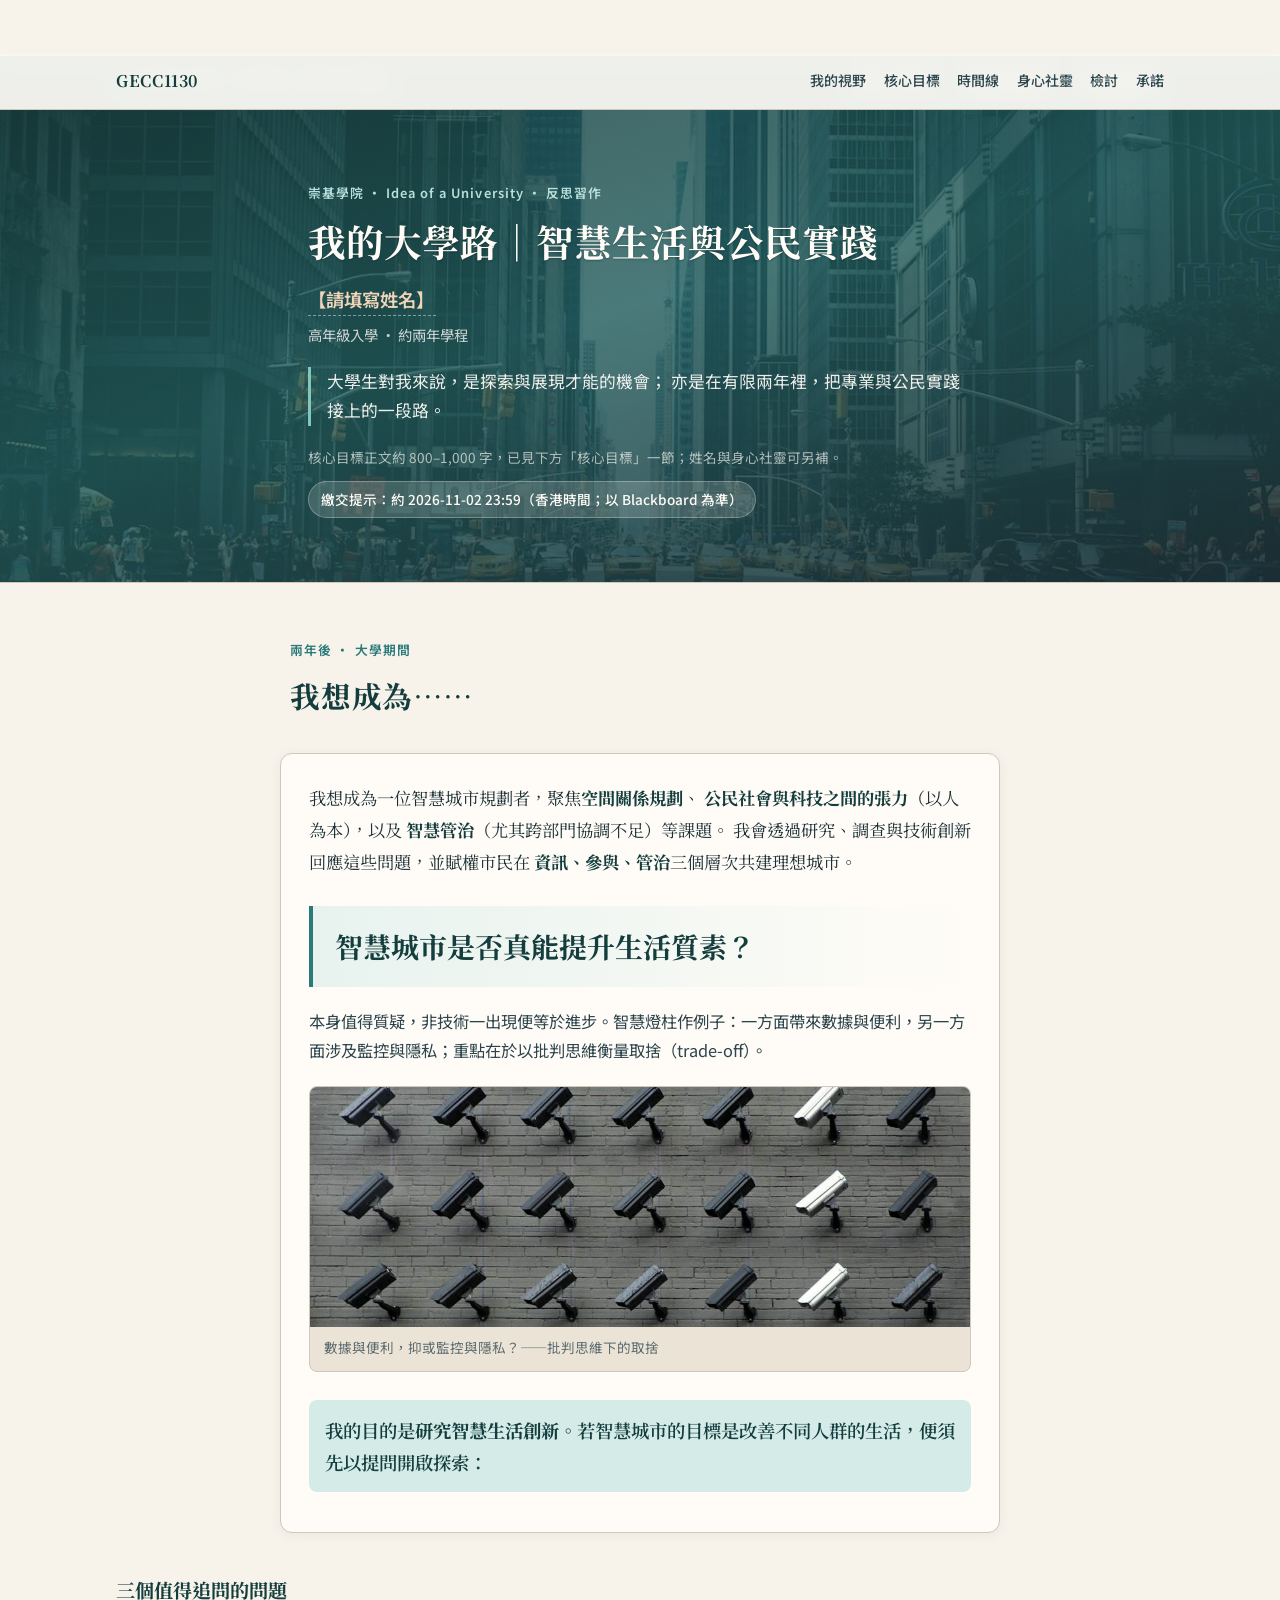
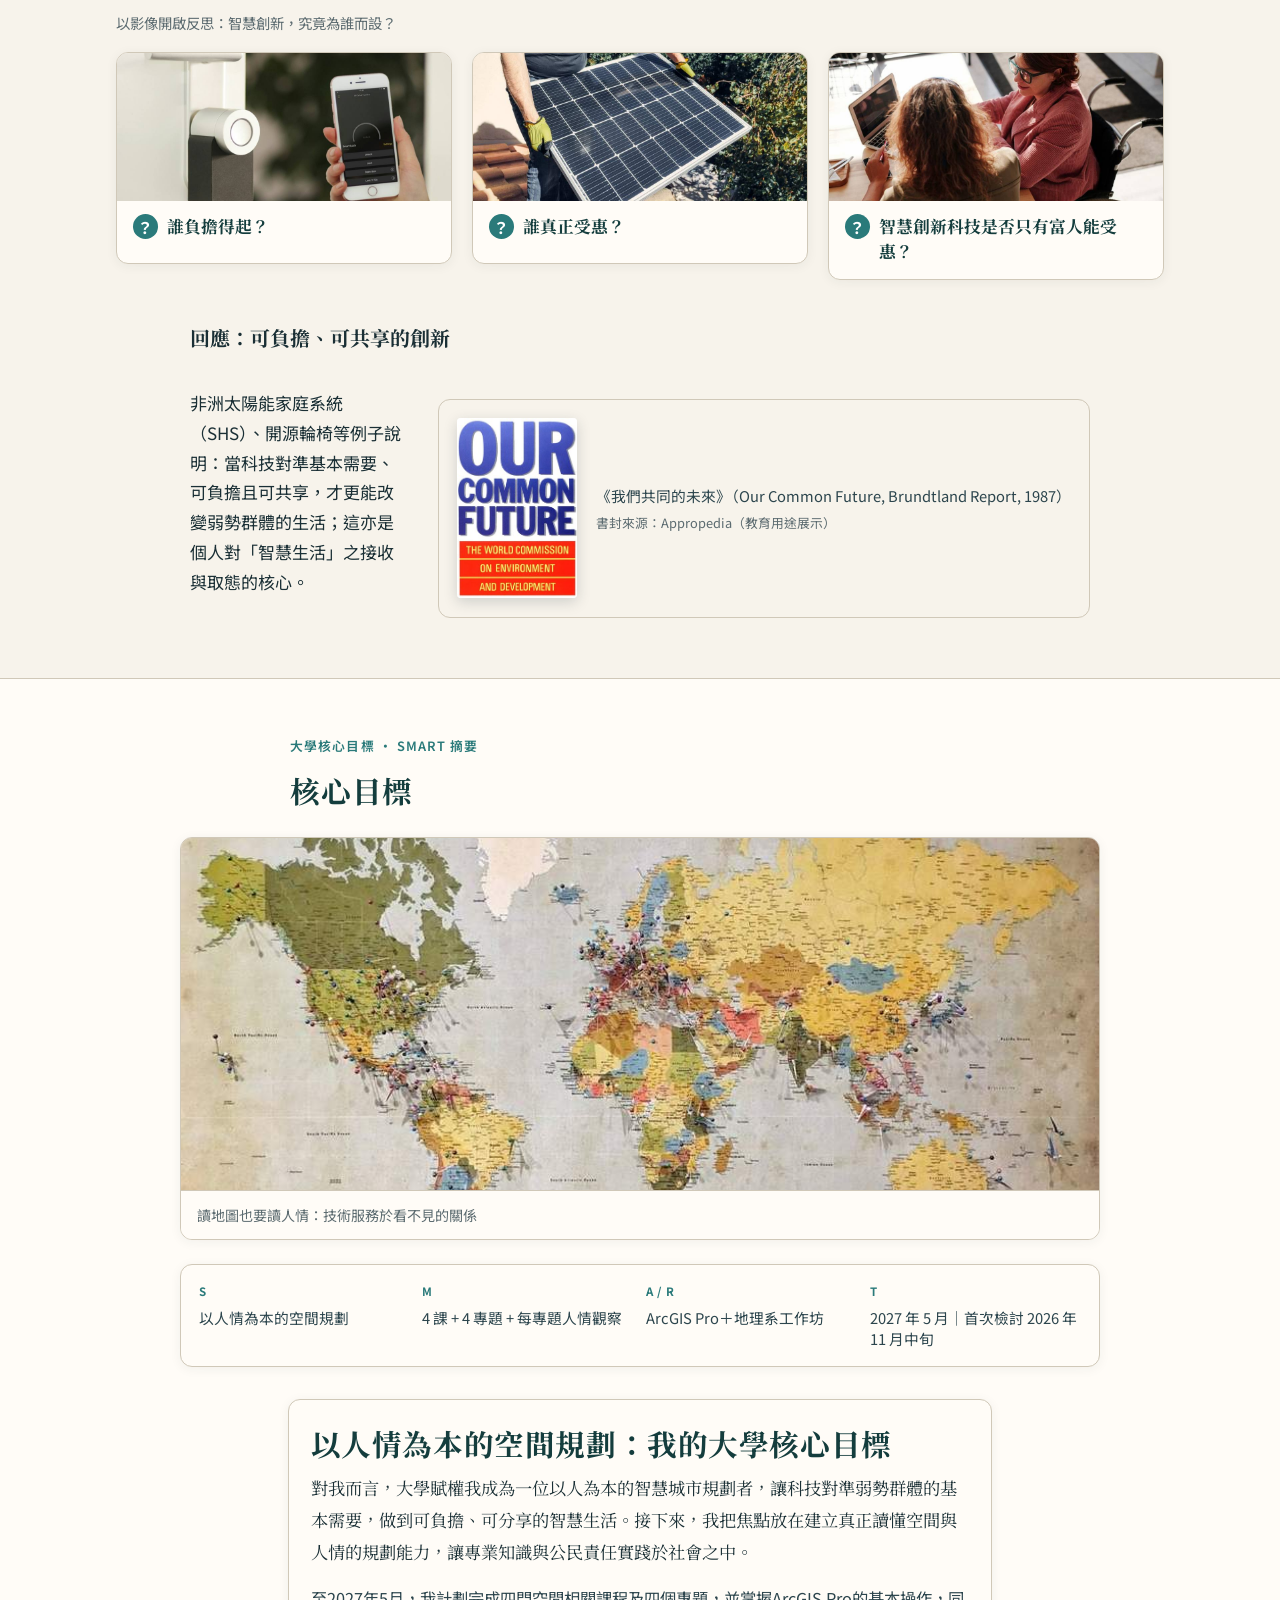
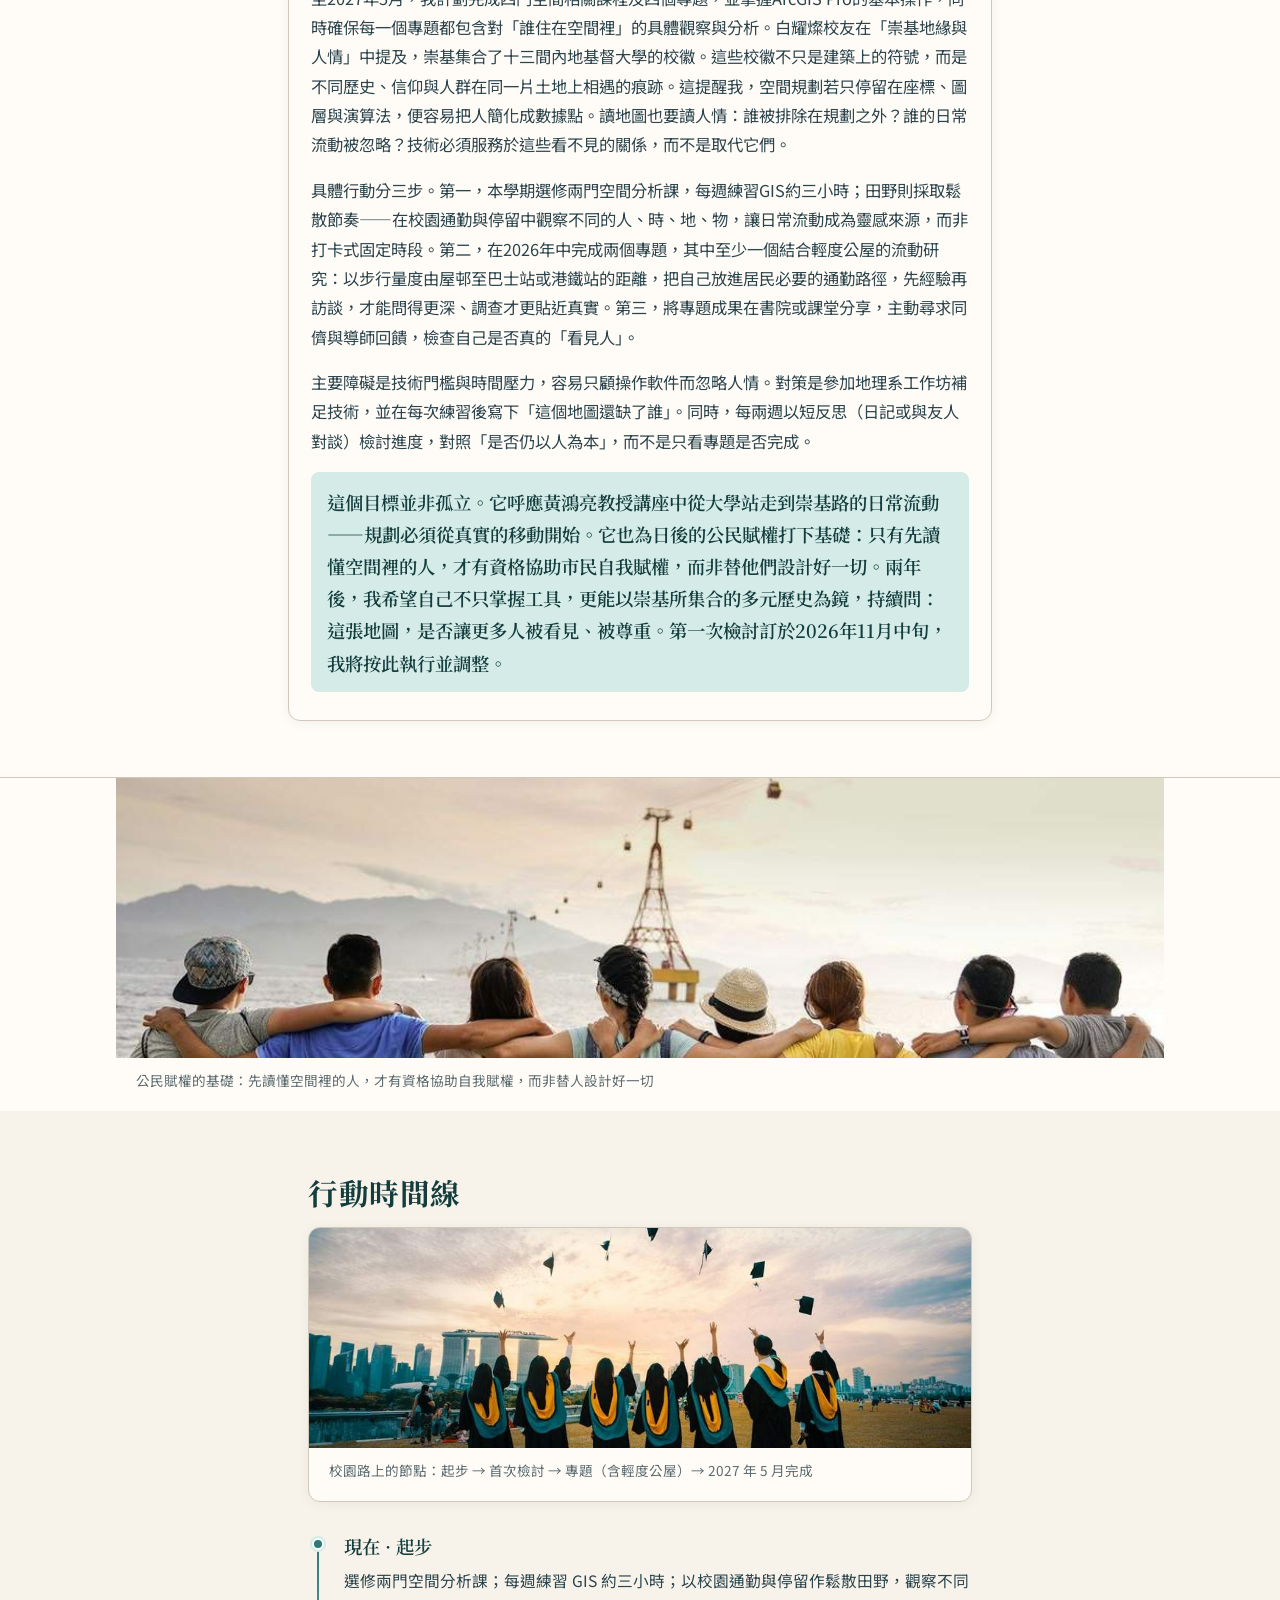
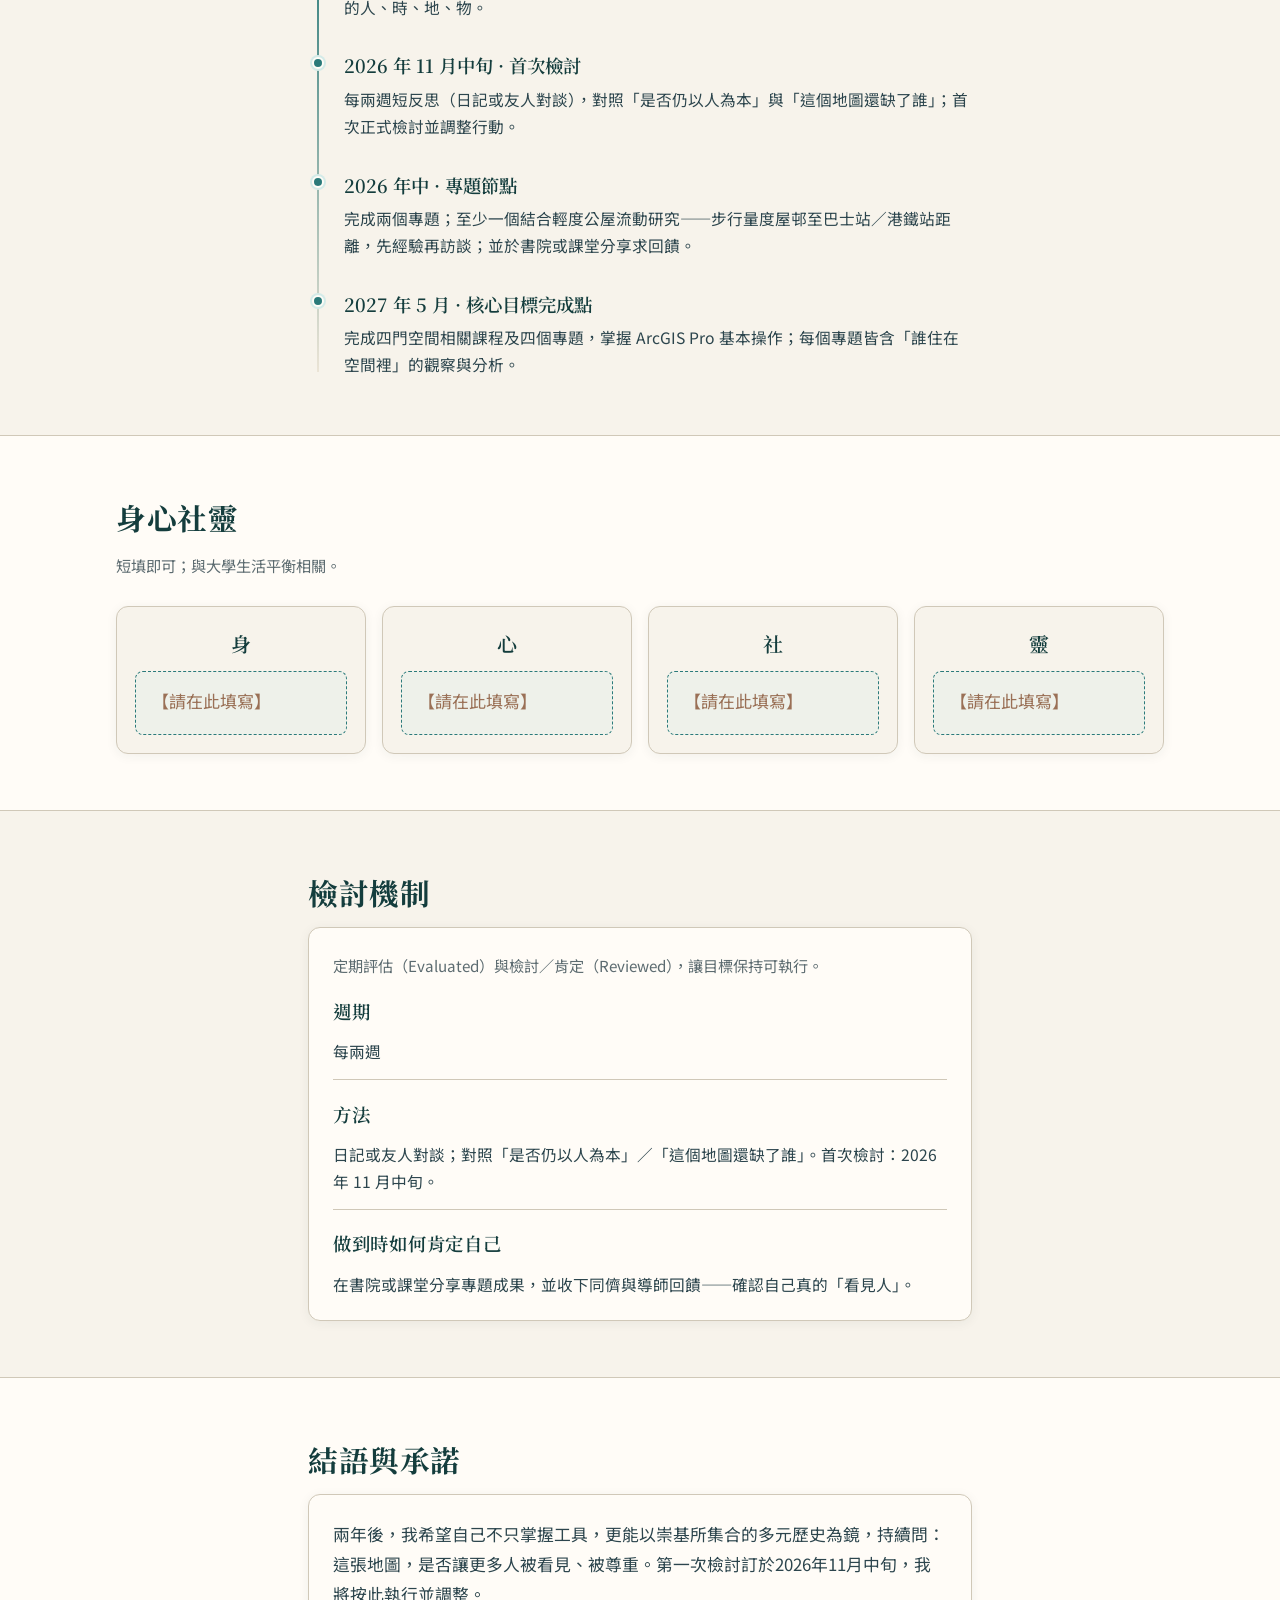
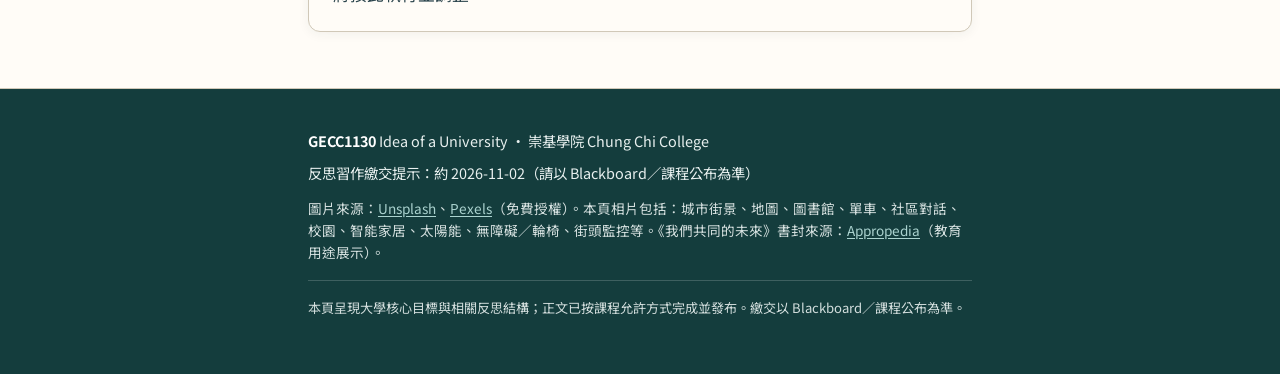
<file: index.html>
<!DOCTYPE html>
<html lang="zh-Hant">
<head>
  <meta charset="UTF-8" />
  <meta name="viewport" content="width=device-width, initial-scale=1" />
  <meta name="description" content="GECC1130 反思習作｜以人情為本的空間規劃：我的大學核心目標" />
  <meta name="theme-color" content="#143d3d" />
  <meta property="og:title" content="我的大學路｜智慧生活與公民實踐 — GECC1130" />
  <meta property="og:description" content="崇基學院 GECC1130 反思習作：以人情為本的空間規劃核心目標、願景、時間線與檢討。" />
  <meta property="og:type" content="website" />
  <meta property="og:locale" content="zh_HK" />
  <title>我的大學路｜智慧生活與公民實踐 — GECC1130</title>
  <link rel="preconnect" href="https://fonts.googleapis.com" />
  <link rel="preconnect" href="https://fonts.gstatic.com" crossorigin />
  <link href="https://fonts.googleapis.com/css2?family=Noto+Sans+TC:wght@400;500;600;700&family=Noto+Serif+TC:wght@500;600;700&display=swap" rel="stylesheet" />
  <link rel="stylesheet" href="styles.css" />
</head>
<body>
  <a class="skip-link" href="#main">跳至主要內容</a>

  <div class="draft-bar" role="region" aria-label="頁面工具列">
    <div class="draft-bar-inner">
      <p class="draft-status" id="draft-status">核心目標正文已發布；姓名與身心社靈仍可本機暫存</p>
      <div class="draft-actions">
        <button type="button" class="draft-btn" id="btn-print">列印／存 PDF</button>
        <button type="button" class="draft-btn" id="btn-copy-draft">複製可編輯欄位</button>
        <button type="button" class="draft-btn draft-btn-danger" id="btn-clear-draft">清除本機草稿</button>
      </div>
      <!-- kept for script.js compatibility -->
      <div class="draft-progress visually-hidden" aria-hidden="true">
        <span class="draft-progress-fill" id="draft-progress-fill"></span>
        <span id="draft-progress-text"></span>
      </div>
    </div>
  </div>

  <header class="site-header">
    <div class="header-inner">
      <a class="logo" href="#hero">GECC1130</a>
      <button class="nav-toggle" type="button" aria-expanded="false" aria-controls="site-nav" aria-label="開啟選單">
        <span></span><span></span><span></span>
      </button>
      <nav id="site-nav" class="site-nav" aria-label="頁面導覽">
        <a href="#vision">我的視野</a>
        <a href="#goals">核心目標</a>
        <a href="#timeline">時間線</a>
        <a href="#wellbeing">身心社靈</a>
        <a href="#review">檢討</a>
        <a href="#closing">承諾</a>
      </nav>
    </div>
  </header>

  <main id="main">
    <!-- 1. Hero -->
    <section id="hero" class="hero">
      <div class="hero-bg" role="img" aria-label="城市黃昏街景：行人與單車，象徵智慧城市與公共空間"></div>
      <div class="hero-overlay" aria-hidden="true"></div>
      <div class="container narrow hero-content">
        <p class="eyebrow">崇基學院 · Idea of a University · 反思習作</p>
        <h1>我的大學路｜智慧生活與公民實踐</h1>
        <p class="hero-name" id="student-name" contenteditable="true" role="textbox" data-placeholder="【請填寫姓名】" aria-label="姓名">【請填寫姓名】</p>
        <p class="hero-meta">高年級入學 · 約兩年學程</p>
        <p class="hero-identity">
          大學生對我來說，是探索與展現才能的機會；
          亦是在有限兩年裡，把專業與公民實踐接上的一段路。
        </p>
        <p class="fill-hint">核心目標正文約 800–1,000 字，已見下方「核心目標」一節；姓名與身心社靈可另補。</p>
        <p class="deadline-chip">繳交提示：約 <time datetime="2026-11-02">2026-11-02 23:59</time>（香港時間；以 Blackboard 為準）</p>
      </div>
    </section>

    <!-- 2. 我的視野：一體敘事，非工作紙 -->
    <section id="vision" class="section vision-essay-section">
      <div class="container">
        <header class="vision-header">
          <p class="eyebrow-dark">兩年後 · 大學期間</p>
          <h2>我想成為……</h2>
        </header>

        <div class="vision-flow">
          <article class="vision-prose">
            <p class="lead-desire">
              我想成為一位智慧城市規劃者，聚焦<strong>空間關係規劃</strong>、
              <strong>公民社會與科技之間的張力</strong>（以人為本），以及
              <strong>智慧管治</strong>（尤其跨部門協調不足）等課題。
              我會透過研究、調查與技術創新回應這些問題，並賦權市民在
              <strong>資訊、參與、管治</strong>三個層次共建理想城市。
            </p>

            <blockquote class="pull-quote" cite="#vision">
              <p>智慧城市是否真能提升生活質素？</p>
            </blockquote>

            <p class="reflection">
              本身值得質疑，非技術一出現便等於進步。智慧燈柱作例子：一方面帶來數據與便利，另一方面涉及監控與隱私；重點在於以批判思維衡量取捨（trade-off）。
            </p>

            <figure class="vision-inline-figure">
              <img src="images/street-surveillance.svg" alt="牆上排列的監控鏡頭，象徵智慧城市中數據便利與監控隱私的取捨" width="1000" height="672" loading="lazy" decoding="async" />
              <figcaption>數據與便利，抑或監控與隱私？——批判思維下的取捨</figcaption>
            </figure>

            <p class="mission-beat">
              我的目的是<strong>研究智慧生活創新</strong>。若智慧城市的目標是改善不同人群的生活，便須先以提問開啟探索：
            </p>
          </article>

          <!-- Structure: 3 questions (diagram) FIRST, then argument examples -->
          <aside class="question-gallery question-gallery-row" aria-label="三個探索提問">
            <h3 class="gallery-title">三個值得追問的問題</h3>
            <p class="gallery-lead">以影像開啟反思：智慧創新，究竟為誰而設？</p>
            <div class="q-grid">
              <figure class="q-card">
                <img src="images/luxury-smart-home.svg" alt="以手機開啟智能門鎖的奢華智慧家居場景" width="1000" height="666" loading="lazy" decoding="async" />
                <figcaption>
                  <span class="q-mark" aria-hidden="true">？</span>
                  <strong>誰負擔得起？</strong>
                </figcaption>
              </figure>
              <figure class="q-card">
                <img src="images/solar-homes.svg" alt="於屋頂安裝太陽能板的場景，象徵可負擔的能源創新" width="1000" height="750" loading="lazy" decoding="async" />
                <figcaption>
                  <span class="q-mark" aria-hidden="true">？</span>
                  <strong>誰真正受惠？</strong>
                </figcaption>
              </figure>
              <figure class="q-card">
                <img src="images/inclusive-mobility.svg" alt="坐輪椅的女性與同伴在桌前協作，象徵共融與可及的創新" width="1000" height="666" loading="lazy" decoding="async" />
                <figcaption>
                  <span class="q-mark" aria-hidden="true">？</span>
                  <strong>智慧創新科技是否只有富人能受惠？</strong>
                </figcaption>
              </figure>
            </div>
          </aside>

          <article class="vision-argument">
            <h3 class="argument-title">回應：可負擔、可共享的創新</h3>
            <div class="argument-layout">
              <div class="argument-text">
                <p class="reflection">
                  非洲太陽能家庭系統（SHS）、開源輪椅等例子說明：當科技對準基本需要、可負擔且可共享，才更能改變弱勢群體的生活；這亦是個人對「智慧生活」之接收與取態的核心。
                </p>
              </div>
              <figure class="book-figure">
                <img src="images/our-common-future-cover.svg" alt="《我們共同的未來》書封：Our Common Future, World Commission on Environment and Development" width="269" height="403" loading="lazy" decoding="async" />
                <figcaption>
                  《我們共同的未來》（Our Common Future, Brundtland Report, 1987）
                  <span class="credit">書封來源：Appropedia（教育用途展示）</span>
                </figcaption>
              </figure>
            </div>
          </article>
        </div>
      </div>
    </section>

    <!-- 3. Core Goal -->
    <section id="goals" class="section section-alt core-goal-section">
      <div class="container">
        <header class="vision-header">
          <p class="eyebrow-dark">大學核心目標 · SMART 摘要</p>
          <h2>核心目標</h2>
        </header>

        <figure class="core-goal-figure">
          <img src="images/goal-spatial.svg" alt="地圖與空間規劃示意：世界地圖俯視視角" width="1200" height="797" loading="lazy" decoding="async" />
          <figcaption>讀地圖也要讀人情：技術服務於看不見的關係</figcaption>
        </figure>

        <dl class="smart-strip" aria-label="SMART 摘要">
          <div><dt>S</dt><dd>以人情為本的空間規劃</dd></div>
          <div><dt>M</dt><dd>4 課 + 4 專題 + 每專題人情觀察</dd></div>
          <div><dt>A / R</dt><dd>ArcGIS Pro＋地理系工作坊</dd></div>
          <div><dt>T</dt><dd>2027 年 5 月｜首次檢討 2026 年 11 月中旬</dd></div>
        </dl>

        <article class="core-essay vision-prose" id="core-goal">
          <h2 class="core-essay-title">以人情為本的空間規劃：我的大學核心目標</h2>
          <p class="lead-desire">對我而言，大學賦權我成為一位以人為本的智慧城市規劃者，讓科技對準弱勢群體的基本需要，做到可負擔、可分享的智慧生活。接下來，我把焦點放在建立真正讀懂空間與人情的規劃能力，讓專業知識與公民責任實踐於社會之中。</p>
          <p class="reflection">至2027年5月，我計劃完成四門空間相關課程及四個專題，並掌握ArcGIS Pro的基本操作，同時確保每一個專題都包含對「誰住在空間裡」的具體觀察與分析。白耀燦校友在「崇基地緣與人情」中提及，崇基集合了十三間內地基督大學的校徽。這些校徽不只是建築上的符號，而是不同歷史、信仰與人群在同一片土地上相遇的痕跡。這提醒我，空間規劃若只停留在座標、圖層與演算法，便容易把人簡化成數據點。讀地圖也要讀人情：誰被排除在規劃之外？誰的日常流動被忽略？技術必須服務於這些看不見的關係，而不是取代它們。</p>
          <p class="reflection">具體行動分三步。第一，本學期選修兩門空間分析課，每週練習GIS約三小時；田野則採取鬆散節奏——在校園通勤與停留中觀察不同的人、時、地、物，讓日常流動成為靈感來源，而非打卡式固定時段。第二，在2026年中完成兩個專題，其中至少一個結合輕度公屋的流動研究：以步行量度由屋邨至巴士站或港鐵站的距離，把自己放進居民必要的通勤路徑，先經驗再訪談，才能問得更深、調查才更貼近真實。第三，將專題成果在書院或課堂分享，主動尋求同儕與導師回饋，檢查自己是否真的「看見人」。</p>
          <p class="reflection">主要障礙是技術門檻與時間壓力，容易只顧操作軟件而忽略人情。對策是參加地理系工作坊補足技術，並在每次練習後寫下「這個地圖還缺了誰」。同時，每兩週以短反思（日記或與友人對談）檢討進度，對照「是否仍以人為本」，而不是只看專題是否完成。</p>
          <p class="mission-beat">這個目標並非孤立。它呼應黃鴻亮教授講座中從大學站走到崇基路的日常流動——規劃必須從真實的移動開始。它也為日後的公民賦權打下基礎：只有先讀懂空間裡的人，才有資格協助市民自我賦權，而非替他們設計好一切。兩年後，我希望自己不只掌握工具，更能以崇基所集合的多元歷史為鏡，持續問：這張地圖，是否讓更多人被看見、被尊重。第一次檢討訂於2026年11月中旬，我將按此執行並調整。</p>
        </article>
      </div>
    </section>

    <!-- Community / service visual -->
    <section id="community" class="section section-visual" aria-label="公民與服務意象">
      <div class="container">
        <figure class="visual-strip">
          <img src="images/community.svg" alt="一群人圍坐交談，象徵社區對話與公民賦權" width="1200" height="675" loading="lazy" decoding="async" />
          <figcaption>公民賦權的基礎：先讀懂空間裡的人，才有資格協助自我賦權，而非替人設計好一切</figcaption>
        </figure>
      </div>
    </section>

    <!-- 4. Timeline -->
    <section id="timeline" class="section">
      <div class="container narrow">
        <h2>行動時間線</h2>
        <figure class="inline-figure">
          <img src="images/campus.svg" alt="大學校園步道與建築，象徵大學路上的成長節點" width="1200" height="800" loading="lazy" decoding="async" />
          <figcaption>校園路上的節點：起步 → 首次檢討 → 專題（含輕度公屋）→ 2027 年 5 月完成</figcaption>
        </figure>
        <ol class="timeline">
          <li class="timeline-item">
            <div class="timeline-dot" aria-hidden="true"></div>
            <div class="timeline-body">
              <h3>現在 · 起步</h3>
              <p class="filled-static">選修兩門空間分析課；每週練習 GIS 約三小時；以校園通勤與停留作鬆散田野，觀察不同的人、時、地、物。</p>
            </div>
          </li>
          <li class="timeline-item">
            <div class="timeline-dot" aria-hidden="true"></div>
            <div class="timeline-body">
              <h3>2026 年 11 月中旬 · 首次檢討</h3>
              <p class="filled-static">每兩週短反思（日記或友人對談），對照「是否仍以人為本」與「這個地圖還缺了誰」；首次正式檢討並調整行動。</p>
            </div>
          </li>
          <li class="timeline-item">
            <div class="timeline-dot" aria-hidden="true"></div>
            <div class="timeline-body">
              <h3>2026 年中 · 專題節點</h3>
              <p class="filled-static">完成兩個專題；至少一個結合輕度公屋流動研究——步行量度屋邨至巴士站／港鐵站距離，先經驗再訪談；並於書院或課堂分享求回饋。</p>
            </div>
          </li>
          <li class="timeline-item">
            <div class="timeline-dot" aria-hidden="true"></div>
            <div class="timeline-body">
              <h3>2027 年 5 月 · 核心目標完成點</h3>
              <p class="filled-static">完成四門空間相關課程及四個專題，掌握 ArcGIS Pro 基本操作；每個專題皆含「誰住在空間裡」的觀察與分析。</p>
            </div>
          </li>
        </ol>
      </div>
    </section>

    <!-- 5. 身心社靈 -->
    <section id="wellbeing" class="section section-alt">
      <div class="container">
        <h2>身心社靈</h2>
        <p class="section-lead">短填即可；與大學生活平衡相關。</p>
        <div class="wellbeing-grid">
          <article class="wellbeing-card">
            <h3>身</h3>
            <div class="blank-box compact" id="wb-body" contenteditable="true" role="textbox" aria-multiline="true" data-placeholder="【請在此填寫】" aria-label="身"></div>
          </article>
          <article class="wellbeing-card">
            <h3>心</h3>
            <div class="blank-box compact" id="wb-mind" contenteditable="true" role="textbox" aria-multiline="true" data-placeholder="【請在此填寫】" aria-label="心"></div>
          </article>
          <article class="wellbeing-card">
            <h3>社</h3>
            <div class="blank-box compact" id="wb-social" contenteditable="true" role="textbox" aria-multiline="true" data-placeholder="【請在此填寫】" aria-label="社"></div>
          </article>
          <article class="wellbeing-card">
            <h3>靈</h3>
            <div class="blank-box compact" id="wb-spirit" contenteditable="true" role="textbox" aria-multiline="true" data-placeholder="【請在此填寫】" aria-label="靈"></div>
          </article>
        </div>
      </div>
    </section>

    <!-- 6. Review -->
    <section id="review" class="section">
      <div class="container narrow">
        <h2>檢討機制</h2>
        <article class="panel">
          <p class="prefill muted">定期評估（Evaluated）與檢討／肯定（Reviewed），讓目標保持可執行。</p>
          <div class="review-fields review-filled">
            <div>
              <h3 class="review-label">週期</h3>
              <p class="filled-static">每兩週</p>
            </div>
            <div>
              <h3 class="review-label">方法</h3>
              <p class="filled-static">日記或友人對談；對照「是否仍以人為本」／「這個地圖還缺了誰」。首次檢討：2026 年 11 月中旬。</p>
            </div>
            <div>
              <h3 class="review-label">做到時如何肯定自己</h3>
              <p class="filled-static muted">在書院或課堂分享專題成果，並收下同儕與導師回饋——確認自己真的「看見人」。</p>
            </div>
          </div>
        </article>
      </div>
    </section>

    <!-- 7. Closing -->
    <section id="closing" class="section section-alt">
      <div class="container narrow">
        <h2>結語與承諾</h2>
        <article class="panel closing-panel">
          <h3 class="visually-hidden">我的承諾</h3>
          <p class="filled-static closing-prose">兩年後，我希望自己不只掌握工具，更能以崇基所集合的多元歷史為鏡，持續問：這張地圖，是否讓更多人被看見、被尊重。第一次檢討訂於2026年11月中旬，我將按此執行並調整。</p>
        </article>
      </div>
    </section>
  </main>

  <footer class="site-footer">
    <div class="container narrow">
      <p><strong>GECC1130</strong> Idea of a University · 崇基學院 Chung Chi College</p>
      <p>反思習作繳交提示：約 <time datetime="2026-11-02">2026-11-02</time>（請以 Blackboard／課程公布為準）</p>
      <p class="footer-credits">圖片來源：<a href="https://unsplash.com/" rel="noopener noreferrer" target="_blank">Unsplash</a>、<a href="https://www.pexels.com/" rel="noopener noreferrer" target="_blank">Pexels</a>（免費授權）。本頁相片包括：城市街景、地圖、圖書館、單車、社區對話、校園、智能家居、太陽能、無障礙／輪椅、街頭監控等。《我們共同的未來》書封來源：<a href="https://www.appropedia.org/File:OurCommonFutureBookCover.png" rel="noopener noreferrer" target="_blank">Appropedia</a>（教育用途展示）。</p>
      <p class="footer-note">本頁呈現大學核心目標與相關反思結構；正文已按課程允許方式完成並發布。繳交以 Blackboard／課程公布為準。</p>
    </div>
  </footer>

  <script src="script.js"></script>
</body>
</html>
</file>
<file: styles.css>
/* GECC1130 Reflective Portfolio — calm academic + civic */

:root {
  --ink: #1a2f35;
  --ink-soft: #2c454d;
  --teal: #1e5a5a;
  --teal-deep: #143d3d;
  --accent: #2a7a7a;
  --accent-soft: #d4ebe8;
  --cream: #f7f3eb;
  --cream-dark: #ebe4d6;
  --paper: #fffcf7;
  --line: #d0c8b8;
  --muted: #5c6b70;
  --danger-hint: #8b5a3c;
  --radius: 12px;
  --radius-sm: 8px;
  --shadow: 0 2px 12px rgba(26, 47, 53, 0.06);
  --max-text: 44rem; /* ~704px */
  --max-wide: 68rem;
  --header-h: 3.5rem;
  --font-sans: "Noto Sans TC", "PingFang TC", "Microsoft JhengHei", system-ui, sans-serif;
  --font-serif: "Noto Serif TC", "Source Han Serif TC", "Songti TC", serif;
}

*,
*::before,
*::after {
  box-sizing: border-box;
}

html {
  scroll-behavior: smooth;
  scroll-padding-top: calc(var(--header-h) + 0.75rem);
}

body {
  margin: 0;
  font-family: var(--font-sans);
  font-size: 1.0625rem;
  line-height: 1.75;
  color: var(--ink);
  background: var(--cream);
  -webkit-font-smoothing: antialiased;
}

.skip-link {
  position: absolute;
  left: -9999px;
  top: 0;
  background: var(--teal-deep);
  color: #fff;
  padding: 0.5rem 1rem;
  z-index: 100;
}

.skip-link:focus {
  left: 0.5rem;
  top: 0.5rem;
}

.visually-hidden {
  position: absolute;
  width: 1px;
  height: 1px;
  padding: 0;
  margin: -1px;
  overflow: hidden;
  clip: rect(0, 0, 0, 0);
  border: 0;
}

/* Header */
.site-header {
  position: sticky;
  top: 0;
  z-index: 50;
  height: var(--header-h);
  background: rgba(255, 252, 247, 0.92);
  backdrop-filter: blur(10px);
  border-bottom: 1px solid var(--line);
}

.header-inner {
  max-width: var(--max-wide);
  margin: 0 auto;
  padding: 0 1.25rem;
  height: 100%;
  display: flex;
  align-items: center;
  justify-content: space-between;
  gap: 1rem;
  position: relative;
}

.logo {
  font-family: var(--font-serif);
  font-weight: 700;
  font-size: 1rem;
  color: var(--teal-deep);
  text-decoration: none;
  letter-spacing: 0.04em;
}

.site-nav {
  display: flex;
  flex-wrap: wrap;
  gap: 0.15rem 1.1rem;
}

.site-nav a {
  color: var(--ink-soft);
  text-decoration: none;
  font-size: 0.875rem;
  font-weight: 500;
  padding: 0.25rem 0;
  border-bottom: 2px solid transparent;
  transition: color 0.15s, border-color 0.15s;
}

.site-nav a:hover,
.site-nav a:focus-visible {
  color: var(--accent);
  border-bottom-color: var(--accent);
  outline: none;
}

.nav-toggle {
  display: none;
  flex-direction: column;
  justify-content: center;
  gap: 5px;
  width: 2.5rem;
  height: 2.5rem;
  padding: 0.5rem;
  border: 1px solid var(--line);
  border-radius: var(--radius-sm);
  background: var(--paper);
  cursor: pointer;
}

.nav-toggle span {
  display: block;
  height: 2px;
  background: var(--ink);
  border-radius: 1px;
}

/* Layout */
.container {
  max-width: var(--max-wide);
  margin: 0 auto;
  padding: 0 1.25rem;
}

.container.narrow {
  max-width: var(--max-text);
}

.section {
  padding: 3.5rem 0;
}

.section-alt {
  background: var(--paper);
  border-block: 1px solid var(--line);
}

.section h2 {
  font-family: var(--font-serif);
  font-size: clamp(1.5rem, 2.5vw, 1.85rem);
  font-weight: 700;
  color: var(--teal-deep);
  margin: 0 0 0.5rem;
  letter-spacing: 0.02em;
}

.section-lead {
  color: var(--muted);
  margin: 0 0 1.75rem;
  font-size: 0.95rem;
}

/* Hero */
.hero {
  position: relative;
  isolation: isolate;
  padding: 4.5rem 0 4rem;
  border-bottom: 1px solid var(--line);
  overflow: hidden;
  min-height: 22rem;
  display: flex;
  align-items: center;
}

.hero-bg {
  position: absolute;
  inset: 0;
  z-index: -2;
  background-image: url("images/hero-city.svg");
  background-size: cover;
  background-position: center 40%;
  background-repeat: no-repeat;
}

.hero-overlay {
  position: absolute;
  inset: 0;
  z-index: -1;
  background:
    linear-gradient(
      165deg,
      rgba(20, 61, 61, 0.82) 0%,
      rgba(30, 90, 90, 0.78) 45%,
      rgba(26, 47, 53, 0.88) 100%
    );
}

.hero-content {
  position: relative;
  z-index: 1;
}

.eyebrow {
  font-size: 0.8rem;
  font-weight: 600;
  letter-spacing: 0.08em;
  color: #b8e0dc;
  text-transform: none;
  margin: 0 0 0.75rem;
}

.hero h1 {
  font-family: var(--font-serif);
  font-size: clamp(1.75rem, 4vw, 2.35rem);
  font-weight: 700;
  line-height: 1.35;
  color: #fffcf7;
  margin: 0 0 1rem;
  text-shadow: 0 1px 2px rgba(0, 0, 0, 0.25);
}

.hero-name {
  font-size: 1.15rem;
  font-weight: 600;
  color: #f0d5b8;
  margin: 0 0 0.35rem;
}

.hero-meta {
  font-size: 0.9rem;
  color: rgba(255, 252, 247, 0.78);
  margin: 0 0 1.25rem;
}

.hero-identity {
  font-size: 1.05rem;
  color: rgba(255, 252, 247, 0.92);
  border-left: 3px solid #7ec8c0;
  padding-left: 1rem;
  margin: 0 0 1.25rem;
}

.fill-hint {
  font-size: 0.85rem;
  color: rgba(255, 252, 247, 0.65);
  margin: 0;
}


/* Vision essay — personal expression (not worksheet) */
.eyebrow-dark {
  font-size: 0.8rem;
  font-weight: 600;
  letter-spacing: 0.08em;
  color: var(--accent);
  margin: 0 0 0.5rem;
}

.vision-header {
  max-width: var(--max-text);
  margin: 0 auto 2rem;
  padding: 0 0.15rem;
}

.vision-header h2 {
  margin-bottom: 0;
}

.vision-layout {
  display: grid;
  grid-template-columns: minmax(0, 1.35fr) minmax(0, 0.9fr);
  gap: 2.25rem 2.5rem;
  align-items: start;
}

.vision-prose {
  background: var(--paper);
  border: 1px solid var(--line);
  border-radius: var(--radius);
  padding: 1.75rem 1.75rem 1.5rem;
  box-shadow: var(--shadow);
}

.vision-prose .lead-desire {
  font-family: var(--font-serif);
  font-size: 1.08rem;
  line-height: 1.85;
  color: var(--ink);
  margin: 0 0 1.5rem;
}

.vision-prose .lead-desire strong {
  color: var(--teal-deep);
  font-weight: 700;
}

.pull-quote {
  margin: 1.75rem 0 1.25rem;
  padding: 1.25rem 1.35rem;
  border-left: 4px solid var(--accent);
  background: linear-gradient(90deg, rgba(212, 235, 232, 0.55), transparent);
  border-radius: 0 var(--radius-sm) var(--radius-sm) 0;
}

.pull-quote p {
  font-family: var(--font-serif);
  font-size: clamp(1.35rem, 2.8vw, 1.75rem);
  font-weight: 700;
  line-height: 1.45;
  color: var(--teal-deep);
  margin: 0;
}

.vision-prose .reflection {
  margin: 0 0 1.25rem;
  color: var(--ink-soft);
  font-size: 1.02rem;
  line-height: 1.8;
}

.vision-prose .mission-beat {
  margin: 1.75rem 0 1rem;
  padding: 0.85rem 1rem;
  font-family: var(--font-serif);
  font-size: 1.15rem;
  font-weight: 600;
  color: var(--teal-deep);
  background: var(--accent-soft);
  border-radius: var(--radius-sm);
}

.vision-prose .mission-beat strong {
  font-weight: 700;
}

.vision-inline-figure {
  margin: 1.25rem 0 1.5rem;
  border-radius: var(--radius-sm);
  overflow: hidden;
  border: 1px solid var(--line);
  background: var(--cream-dark);
}

.vision-inline-figure img {
  display: block;
  width: 100%;
  max-height: 240px;
  object-fit: cover;
  object-position: center;
}

.vision-inline-figure figcaption {
  font-size: 0.85rem;
  color: var(--muted);
  padding: 0.65rem 0.9rem 0.85rem;
  margin: 0;
  line-height: 1.5;
}

.book-figure {
  display: flex;
  flex-wrap: wrap;
  align-items: center;
  gap: 1.15rem;
  margin: 1.75rem 0 0.25rem;
  padding: 1.15rem;
  border: 1px solid var(--line);
  border-radius: var(--radius);
  background: var(--cream);
}

.book-figure img {
  width: 120px;
  height: auto;
  flex-shrink: 0;
  border-radius: 4px;
  box-shadow: 0 4px 14px rgba(26, 47, 53, 0.18);
  background: #fff;
}

.book-figure figcaption {
  flex: 1;
  min-width: 12rem;
  margin: 0;
  font-size: 0.92rem;
  line-height: 1.6;
  color: var(--ink-soft);
}

.book-figure .credit {
  display: block;
  margin-top: 0.35rem;
  font-size: 0.8rem;
  color: var(--muted);
}

.question-gallery {
  position: sticky;
  top: calc(var(--header-h) + 0.75rem);
}

.gallery-title {
  font-family: var(--font-serif);
  font-size: 1.2rem;
  font-weight: 700;
  color: var(--teal-deep);
  margin: 0 0 0.35rem;
}

.gallery-lead {
  margin: 0 0 1.1rem;
  font-size: 0.9rem;
  color: var(--muted);
  line-height: 1.55;
}

.q-card {
  margin: 0 0 1rem;
  border-radius: var(--radius);
  overflow: hidden;
  border: 1px solid var(--line);
  background: var(--paper);
  box-shadow: var(--shadow);
}

.q-card:last-child {
  margin-bottom: 0;
}

.q-card img {
  display: block;
  width: 100%;
  height: 148px;
  object-fit: cover;
  object-position: center;
}

.q-card figcaption {
  display: flex;
  align-items: flex-start;
  gap: 0.55rem;
  margin: 0;
  padding: 0.85rem 1rem 1rem;
  font-family: var(--font-serif);
  font-size: 1.05rem;
  line-height: 1.45;
  color: var(--teal-deep);
}

.q-card figcaption strong {
  font-weight: 700;
}

.q-mark {
  flex-shrink: 0;
  display: inline-flex;
  align-items: center;
  justify-content: center;
  width: 1.55rem;
  height: 1.55rem;
  border-radius: 50%;
  background: var(--accent);
  color: #fff;
  font-family: var(--font-sans);
  font-size: 1rem;
  font-weight: 700;
  line-height: 1;
}

@media (max-width: 900px) {
  .vision-layout {
    grid-template-columns: 1fr;
  }

  .question-gallery {
    position: static;
  }

  .q-card img {
    height: 180px;
  }
}

@media print {
  .vision-inline-figure,
  .question-gallery,
  .book-figure img {
    display: none !important;
  }

  .book-figure {
    border: none;
    padding: 0;
    background: transparent;
  }
}

/* Goal card images */
.goal-media {
  margin: 0;
  width: 100%;
  height: 180px;
  overflow: hidden;
  background: var(--cream-dark);
}

.goal-media img {
  display: block;
  width: 100%;
  height: 100%;
  object-fit: cover;
  object-position: center;
}

.goal-card > .goal-header,
.goal-card > .smart-list,
.goal-card > .link-box,
.goal-card > .blank-label,
.goal-card > .blank-box {
  margin-left: 1.25rem;
  margin-right: 1.25rem;
}

.goal-card > .goal-header {
  margin-top: 1.1rem;
}

.goal-card > .blank-box:last-child {
  margin-bottom: 1.25rem;
}

.goal-card > .blank-label {
  margin-top: 0.35rem;
}

/* Visual strips */
.section-visual {
  padding: 0;
  background: var(--paper);
}

.visual-strip {
  margin: 0;
  border-radius: 0;
  overflow: hidden;
}

.visual-strip img {
  display: block;
  width: 100%;
  max-height: 280px;
  object-fit: cover;
  object-position: center 40%;
}

.visual-strip figcaption,
.inline-figure figcaption {
  font-size: 0.85rem;
  color: var(--muted);
  padding: 0.75rem 1.25rem 1.25rem;
  margin: 0;
  line-height: 1.55;
}

.inline-figure {
  margin: 0 0 1.75rem;
  border-radius: var(--radius);
  overflow: hidden;
  border: 1px solid var(--line);
  background: var(--paper);
  box-shadow: var(--shadow);
}

.inline-figure img {
  display: block;
  width: 100%;
  max-height: 220px;
  object-fit: cover;
  object-position: center;
}

.footer-credits {
  margin-top: 0.75rem !important;
  font-size: 0.85rem;
  opacity: 0.92;
}

.footer-credits a {
  color: #b8e0dc;
  text-decoration: underline;
  text-underline-offset: 2px;
}

.footer-credits a:hover,
.footer-credits a:focus-visible {
  color: #fff;
}

/* Panels & cards */
.panel {
  background: var(--paper);
  border: 1px solid var(--line);
  border-radius: var(--radius);
  padding: 1.5rem 1.5rem 1.35rem;
  box-shadow: var(--shadow);
  margin-bottom: 1.25rem;
}

.panel:last-child {
  margin-bottom: 0;
}

.panel h3,
.goal-card h3,
.wellbeing-card h3,
.timeline-body h3 {
  font-family: var(--font-serif);
  font-size: 1.15rem;
  font-weight: 600;
  color: var(--teal-deep);
  margin: 0 0 0.75rem;
}

.tag {
  display: inline-block;
  font-family: var(--font-sans);
  font-size: 0.7rem;
  font-weight: 600;
  vertical-align: middle;
  margin-left: 0.4rem;
  padding: 0.15rem 0.5rem;
  border-radius: 999px;
  background: var(--accent-soft);
  color: var(--teal);
}

.prefill {
  margin: 0 0 1rem;
  color: var(--ink-soft);
}

.prefill.muted,
.muted {
  color: var(--muted);
  font-size: 0.95rem;
}

.prefill strong {
  color: var(--ink);
  font-weight: 600;
}

/* Editable blanks */
.blank-label {
  display: block;
  font-size: 0.8rem;
  font-weight: 600;
  color: var(--teal);
  margin: 0.75rem 0 0.35rem;
  letter-spacing: 0.03em;
}

.blank-box {
  min-height: 5.5rem;
  padding: 0.85rem 1rem;
  border: 1.5px dashed var(--accent);
  border-radius: var(--radius-sm);
  background: rgba(212, 235, 232, 0.25);
  color: var(--ink);
  outline: none;
  transition: border-color 0.15s, background 0.15s, box-shadow 0.15s;
}

.blank-box.compact {
  min-height: 4rem;
}

.blank-box.tall {
  min-height: 8rem;
}

.blank-box:empty::before {
  content: attr(data-placeholder);
  color: var(--danger-hint);
  opacity: 0.85;
  pointer-events: none;
}

.blank-box:focus {
  border-style: solid;
  border-color: var(--accent);
  background: #fff;
  box-shadow: 0 0 0 3px rgba(42, 122, 122, 0.2);
}

/* Goals */
.goal-grid {
  display: grid;
  grid-template-columns: repeat(3, 1fr);
  gap: 1.25rem;
}

.goal-card {
  background: var(--cream);
  border: 1px solid var(--line);
  border-radius: var(--radius);
  padding: 0;
  box-shadow: var(--shadow);
  display: flex;
  flex-direction: column;
  gap: 0.75rem;
  overflow: hidden;
}

.goal-header {
  display: flex;
  flex-direction: column;
  gap: 0.25rem;
}

.goal-num {
  font-size: 0.75rem;
  font-weight: 700;
  letter-spacing: 0.06em;
  color: var(--accent);
  text-transform: uppercase;
}

.goal-card h3 {
  margin: 0;
}

.smart-list {
  margin: 0;
  padding: 0.75rem 0;
  border-top: 1px solid var(--line);
  border-bottom: 1px solid var(--line);
  display: flex;
  flex-direction: column;
  gap: 0.45rem;
}

.smart-list > div {
  display: grid;
  grid-template-columns: 3.2rem 1fr;
  gap: 0.5rem;
  align-items: start;
  font-size: 0.92rem;
}

.smart-list dt {
  font-weight: 700;
  color: var(--teal);
  margin: 0;
}

.smart-list dd {
  margin: 0;
  color: var(--ink-soft);
}

.link-box {
  background: var(--paper);
  border-radius: var(--radius-sm);
  padding: 0.85rem 0.9rem;
  border: 1px solid var(--cream-dark);
}

.link-box h4 {
  margin: 0 0 0.4rem;
  font-size: 0.8rem;
  font-weight: 700;
  color: var(--teal-deep);
  letter-spacing: 0.04em;
}

.link-prompt {
  margin: 0 0 0.65rem;
  font-size: 0.88rem;
  color: var(--ink-soft);
  line-height: 1.6;
}

/* Timeline */
.timeline {
  list-style: none;
  margin: 1.5rem 0 0;
  padding: 0;
  position: relative;
}

.timeline::before {
  content: "";
  position: absolute;
  left: 0.55rem;
  top: 0.4rem;
  bottom: 0.4rem;
  width: 2px;
  background: linear-gradient(to bottom, var(--accent), var(--cream-dark));
}

.timeline-item {
  position: relative;
  padding-left: 2.25rem;
  margin-bottom: 1.75rem;
}

.timeline-item:last-child {
  margin-bottom: 0;
}

.timeline-dot {
  position: absolute;
  left: 0.25rem;
  top: 0.45rem;
  width: 0.75rem;
  height: 0.75rem;
  border-radius: 50%;
  background: var(--accent);
  border: 2px solid var(--paper);
  box-shadow: 0 0 0 2px var(--accent-soft);
}

.timeline-body h3 {
  margin-bottom: 0.35rem;
}

/* Wellbeing */
.wellbeing-grid {
  display: grid;
  grid-template-columns: repeat(4, 1fr);
  gap: 1rem;
}

.wellbeing-card {
  background: var(--cream);
  border: 1px solid var(--line);
  border-radius: var(--radius);
  padding: 1.15rem;
  box-shadow: var(--shadow);
}

.wellbeing-card h3 {
  text-align: center;
  font-size: 1.25rem;
  margin-bottom: 0.65rem;
}

.review-fields {
  display: flex;
  flex-direction: column;
  gap: 0.25rem;
}

.closing-panel .blank-box.tall {
  margin-top: 0.25rem;
}

/* Footer */
.site-footer {
  padding: 2.5rem 0 3rem;
  background: var(--teal-deep);
  color: #e8f0ef;
  font-size: 0.9rem;
  line-height: 1.65;
}

.site-footer p {
  margin: 0 0 0.5rem;
}

.site-footer strong {
  color: #fff;
}

.footer-note {
  margin-top: 1rem !important;
  padding-top: 1rem;
  border-top: 1px solid rgba(255, 255, 255, 0.2);
  font-size: 0.82rem;
  opacity: 0.9;
}

/* Responsive */
@media (max-width: 960px) {
  .goal-grid {
    grid-template-columns: 1fr;
  }

  .wellbeing-grid {
    grid-template-columns: repeat(2, 1fr);
  }
}

@media (max-width: 720px) {
  .nav-toggle {
    display: flex;
  }

  .site-nav {
    display: none;
    position: absolute;
    top: var(--header-h);
    left: 0;
    right: 0;
    flex-direction: column;
    gap: 0;
    background: var(--paper);
    border-bottom: 1px solid var(--line);
    padding: 0.5rem 1.25rem 1rem;
    box-shadow: var(--shadow);
  }

  .site-nav.is-open {
    display: flex;
  }

  .site-nav a {
    padding: 0.65rem 0;
    border-bottom: 1px solid var(--cream-dark);
  }

  .hero {
    padding: 2.75rem 0 2.5rem;
  }

  .section {
    padding: 2.5rem 0;
  }

  .wellbeing-grid {
    grid-template-columns: 1fr;
  }
}

/* Print */
@media print {
  .site-header,
  .nav-toggle,
  .skip-link {
    display: none !important;
  }

  html {
    scroll-padding-top: 0;
  }

  body {
    background: #fff;
    color: #000;
    font-size: 11pt;
  }

  .hero,
  .section-alt,
  .site-footer {
    background: #fff !important;
    border-color: #ccc;
  }

  .site-footer {
    color: #333;
  }

  .blank-box {
    border: 1px solid #999;
    background: #fafafa;
    min-height: 3rem;
  }

  .blank-box:empty::before {
    color: #666;
  }

  .goal-grid {
    grid-template-columns: 1fr;
    gap: 1rem;
  }

  .goal-card,
  .panel,
  .wellbeing-card {
    box-shadow: none;
    break-inside: avoid;
  }

  .section {
    padding: 1.25rem 0;
  }

  a {
    color: inherit;
    text-decoration: none;
  }

  .hero-bg,
  .hero-overlay,
  .goal-media,
  .section-visual,
  .inline-figure {
    display: none !important;
  }

  .hero {
    min-height: 0;
    padding: 1.5rem 0;
    background: #fff !important;
  }

  .hero h1,
  .eyebrow,
  .hero-name,
  .hero-meta,
  .hero-identity,
  .fill-hint {
    color: #000 !important;
    text-shadow: none !important;
  }

  .hero-identity {
    border-left-color: #333;
  }

  .goal-card > .goal-header,
  .goal-card > .smart-list,
  .goal-card > .link-box,
  .goal-card > .blank-label,
  .goal-card > .blank-box {
    margin-left: 0.75rem;
    margin-right: 0.75rem;
  }
}

.blank-box.filled {
  border-style: solid;
  background: #fff;
  color: inherit;
  min-height: auto;
}
.blank-box.filled p { margin: 0; line-height: 1.75; }


/* Vision flow: desire → questions diagram → argument */
.vision-flow { display: flex; flex-direction: column; gap: 2.5rem; max-width: 1100px; margin: 0 auto; }
.vision-flow .vision-prose { max-width: 720px; margin: 0 auto; }
.question-gallery-row { width: 100%; }
.question-gallery-row .q-grid {
  display: grid;
  grid-template-columns: repeat(3, 1fr);
  gap: 1.25rem;
}
@media (max-width: 800px) {
  .question-gallery-row .q-grid { grid-template-columns: 1fr; }
}
.vision-argument { max-width: 900px; margin: 0 auto; }
.argument-title {
  font-family: "Noto Serif TC", serif;
  font-size: 1.25rem;
  margin: 0 0 1rem;
  color: var(--ink, #1a2f2a);
}
.argument-layout {
  display: grid;
  grid-template-columns: 1fr auto;
  gap: 1.75rem;
  align-items: start;
}
@media (max-width: 700px) {
  .argument-layout { grid-template-columns: 1fr; }
  .argument-layout .book-figure { justify-self: center; }
}



/* === core goal essay (2026-11) === */
.core-goal-section .vision-header {
  margin-bottom: 1.25rem;
}

.core-goal-figure {
  margin: 0 auto 1.5rem;
  max-width: 920px;
  border-radius: var(--radius);
  overflow: hidden;
  border: 1px solid var(--line);
  background: var(--cream);
  box-shadow: var(--shadow);
}

.core-goal-figure img {
  display: block;
  width: 100%;
  height: auto;
  max-height: 22rem;
  object-fit: cover;
}

.core-goal-figure figcaption {
  margin: 0;
  padding: 0.75rem 1rem;
  font-size: 0.88rem;
  color: var(--muted);
  background: var(--paper);
  border-top: 1px solid var(--line);
}

.smart-strip {
  display: grid;
  grid-template-columns: repeat(4, minmax(0, 1fr));
  gap: 0.75rem;
  margin: 0 auto 2rem;
  max-width: 920px;
  padding: 1rem 1.1rem;
  background: var(--paper);
  border: 1px solid var(--line);
  border-radius: var(--radius);
  box-shadow: var(--shadow);
}

.smart-strip > div {
  display: flex;
  flex-direction: column;
  gap: 0.35rem;
  min-width: 0;
}

.smart-strip dt {
  margin: 0;
  font-size: 0.72rem;
  font-weight: 700;
  letter-spacing: 0.06em;
  color: var(--accent);
  text-transform: uppercase;
}

.smart-strip dd {
  margin: 0;
  font-size: 0.92rem;
  line-height: 1.45;
  color: var(--ink-soft);
}

.core-essay {
  max-width: 44rem;
  margin: 0 auto;
  padding: 1.5rem 1.35rem 1.75rem;
  background: var(--paper);
  border: 1px solid var(--line);
  border-radius: var(--radius);
  box-shadow: var(--shadow);
}

.core-essay-title {
  font-family: "Noto Serif TC", serif;
  font-size: clamp(1.35rem, 2.4vw, 1.75rem);
  line-height: 1.35;
  margin: 0 0 1.15rem;
  color: var(--teal-deep);
}

.core-essay .lead-desire,
.core-essay .reflection,
.core-essay .mission-beat {
  margin: 0 0 1rem;
}

.core-essay .mission-beat {
  margin-bottom: 0;
}

.filled-static {
  margin: 0;
  font-size: 0.98rem;
  line-height: 1.7;
  color: var(--ink-soft);
}

.filled-static.muted,
.filled-static.closing-prose {
  color: var(--ink-soft);
}

.closing-prose {
  font-size: 1.05rem;
  line-height: 1.8;
}

.review-label {
  margin: 0 0 0.35rem;
  font-size: 0.8rem;
  font-weight: 700;
  letter-spacing: 0.04em;
  color: var(--teal-deep);
}

.review-filled > div {
  padding: 0.85rem 0;
  border-bottom: 1px solid var(--line);
}

.review-filled > div:last-child {
  border-bottom: 0;
  padding-bottom: 0;
}

.review-filled > div:first-child {
  padding-top: 0;
}

@media (max-width: 960px) {
  .smart-strip {
    grid-template-columns: repeat(2, minmax(0, 1fr));
  }
}

@media (max-width: 560px) {
  .smart-strip {
    grid-template-columns: 1fr;
  }
}

@media print {
  .core-goal-figure {
    break-inside: avoid;
  }
  .core-essay {
    box-shadow: none;
    border-color: #ccc;
  }
}

/* === draft bar & polish (2026-10) === */
.draft-bar {
  position: sticky;
  top: var(--header-h);
  z-index: 40;
  background: rgba(30, 90, 90, 0.96);
  color: #f7fffe;
  border-bottom: 1px solid rgba(255, 255, 255, 0.12);
  backdrop-filter: blur(8px);
}

.draft-bar-inner {
  max-width: var(--max-wide);
  margin: 0 auto;
  padding: 0.55rem 1.25rem;
  display: flex;
  flex-wrap: wrap;
  align-items: center;
  gap: 0.65rem 1.25rem;
}

.draft-progress {
  display: flex;
  align-items: center;
  gap: 0.5rem;
  min-width: 12rem;
  flex: 1 1 14rem;
}

.draft-progress-label {
  font-size: 0.78rem;
  font-weight: 600;
  letter-spacing: 0.04em;
  white-space: nowrap;
}

.draft-progress-track {
  flex: 1;
  height: 0.45rem;
  background: rgba(255, 255, 255, 0.22);
  border-radius: 999px;
  overflow: hidden;
}

.draft-progress-fill {
  display: block;
  height: 100%;
  width: 0%;
  background: linear-gradient(90deg, #9ee7d8, #f7f3eb);
  border-radius: 999px;
  transition: width 0.25s ease;
}

.draft-progress-text {
  font-size: 0.8rem;
  font-variant-numeric: tabular-nums;
  min-width: 3.5rem;
}

.draft-status {
  margin: 0;
  font-size: 0.78rem;
  opacity: 0.92;
  flex: 1 1 12rem;
}

.draft-actions {
  display: flex;
  flex-wrap: wrap;
  gap: 0.4rem;
}

.draft-btn {
  appearance: none;
  border: 1px solid rgba(255, 255, 255, 0.35);
  background: rgba(255, 255, 255, 0.08);
  color: #fff;
  font: inherit;
  font-size: 0.78rem;
  font-weight: 600;
  padding: 0.35rem 0.7rem;
  border-radius: 999px;
  cursor: pointer;
  transition: background 0.15s, border-color 0.15s;
}

.draft-btn:hover,
.draft-btn:focus-visible {
  background: rgba(255, 255, 255, 0.18);
  border-color: #fff;
  outline: none;
}

.draft-btn-danger {
  border-color: rgba(255, 200, 180, 0.45);
}

.deadline-chip {
  display: inline-block;
  margin: 0.75rem 0 0;
  padding: 0.35rem 0.75rem;
  border-radius: 999px;
  background: rgba(255, 252, 247, 0.16);
  border: 1px solid rgba(255, 252, 247, 0.28);
  color: #fffcf7;
  font-size: 0.85rem;
  font-weight: 500;
}

.hero-name[contenteditable="true"] {
  outline: none;
  border-bottom: 1px dashed rgba(255, 252, 247, 0.45);
  cursor: text;
  min-width: 8rem;
  display: inline-block;
}

.hero-name[contenteditable="true"]:focus {
  border-bottom-color: #fff;
  background: rgba(255, 255, 255, 0.08);
  border-radius: 4px;
  padding: 0 0.25rem;
}

.site-nav a.is-active {
  color: var(--accent);
  border-bottom-color: var(--accent);
}

html {
  scroll-padding-top: calc(var(--header-h) + 3.25rem);
}

@media (max-width: 720px) {
  .draft-bar-inner {
    padding: 0.55rem 1rem 0.7rem;
  }
  .draft-status {
    order: 3;
    flex-basis: 100%;
  }
}

@media print {
  .draft-bar,
  .deadline-chip {
    display: none !important;
  }
  html {
    scroll-padding-top: 0;
  }
}
</file>
